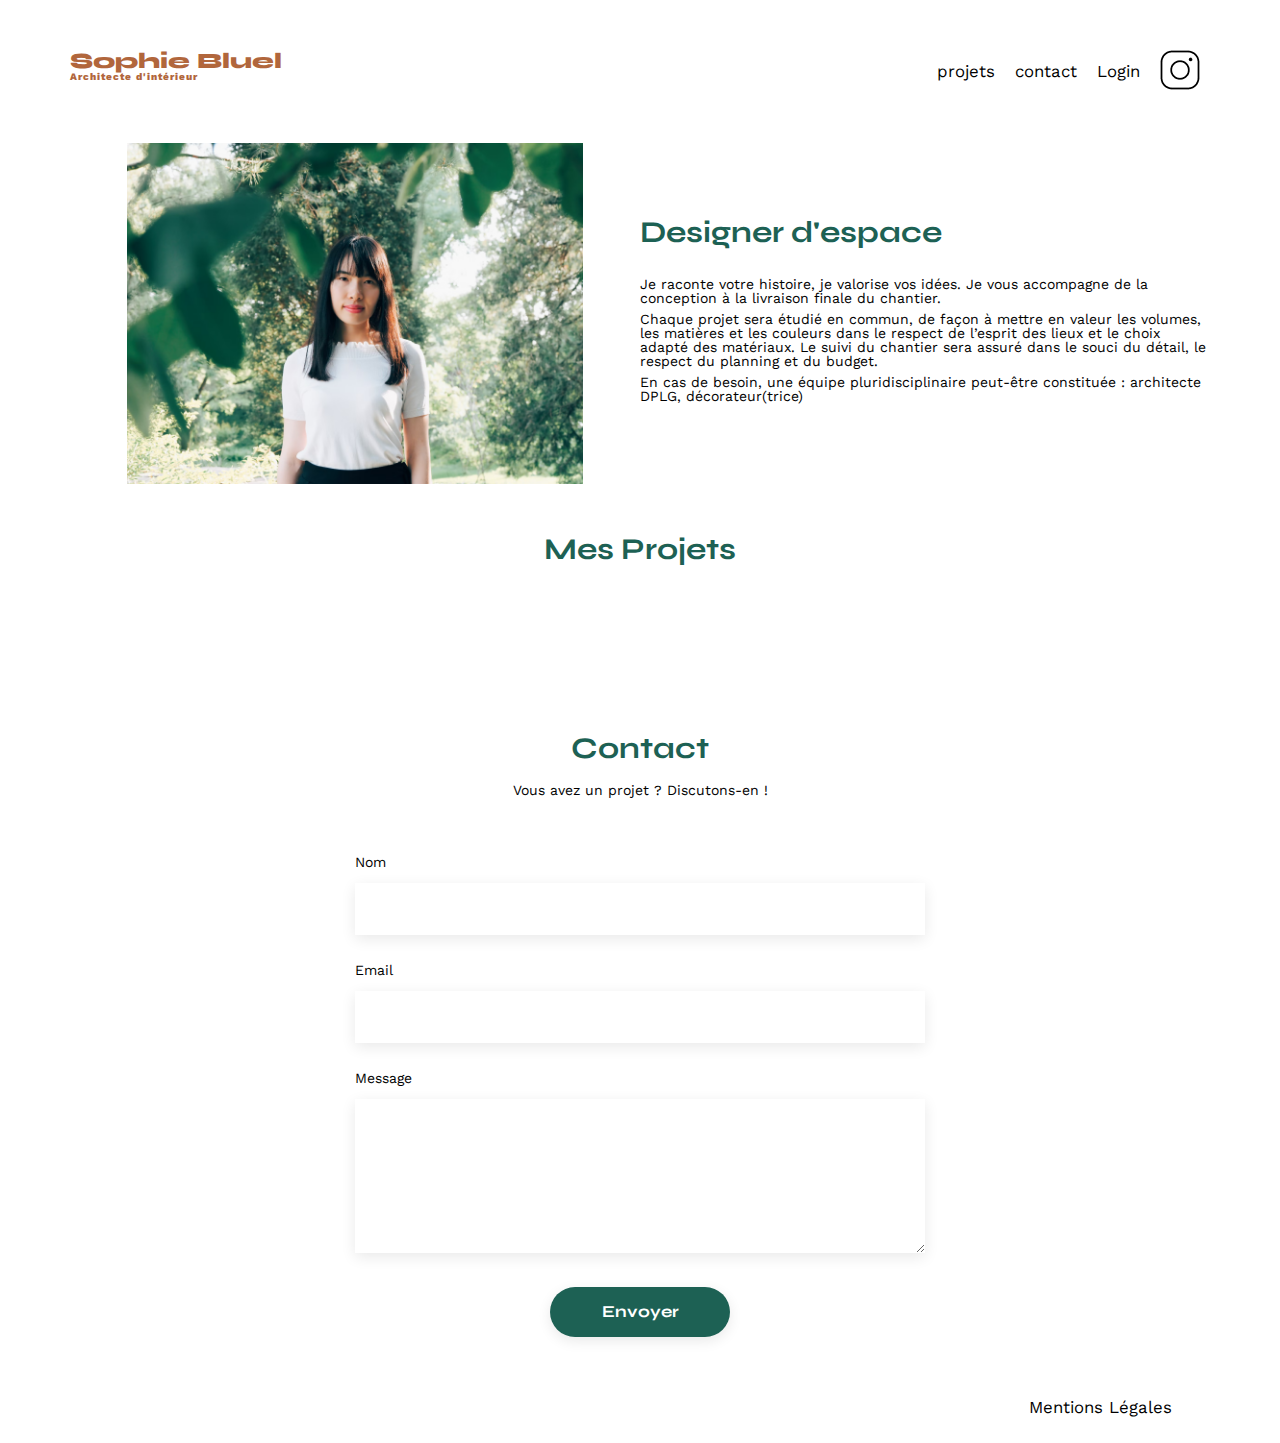
<file: FrontEnd/index.html>
<!DOCTYPE html>
<html lang="fr">
<head>
	<meta charset="UTF-8">
	<title>Sophie Bluel - Architecte d'intérieur</title>
	<meta name="viewport" content="width=device-width, initial-scale=1.0">
	<link rel="preconnect" href="https://fonts.googleapis.com">
	<link rel="preconnect" href="https://fonts.gstatic.com" crossorigin>
	<link href="https://fonts.googleapis.com/css2?family=Syne:wght@700;800&family=Work+Sans&display=swap" rel="stylesheet">
	<meta name="description" content="">
	<link rel="stylesheet" href="https://cdnjs.cloudflare.com/ajax/libs/font-awesome/6.2.1/css/all.min.css"
     integrity="sha512-MV7K8+y+gLIBoVD59lQIYicR65iaqukzvf/nwasF0nqhPay5w/9lJmVM2hMDcnK1OnMGCdVK+iQrJ7lzPJQd1w=="
     crossorigin="anonymous" referrerpolicy="no-referrer" >
	<link rel="stylesheet" href="./assets/style.css">
</head>
<body>

	<!-- Barre d'édition visible uniquement si connecté -->
<div id="editBar" style="display: none;">
    <i class="fa-regular fa-pen-to-square"></i>
    <span>Mode édition</span>
</div>


<header>
	<h1>Sophie Bluel <span>Architecte d'intérieur</span></h1>
	<nav>
		<ul>
			<li>projets</li>
			<li>contact</li>
			<li id="loginButton" style="cursor:pointer">Login</li>




			<li><img src="./assets/icons/instagram.png" alt="Instagram"></li>
		</ul>
	</nav>
</header>
<main>
	<section id="introduction">
		<figure>
			<img src="./assets/images/sophie-bluel.png" alt="">
		</figure>
		<article>
			<h2>Designer d'espace</h2>
			<p>Je raconte votre histoire, je valorise vos idées. Je vous accompagne de la conception à la livraison finale du chantier.</p>
			<p>Chaque projet sera étudié en commun, de façon à mettre en valeur les volumes, les matières et les couleurs dans le respect de l’esprit des lieux et le choix adapté des matériaux. Le suivi du chantier sera assuré dans le souci du détail, le respect du planning et du budget.</p>
			<p>En cas de besoin, une équipe pluridisciplinaire peut-être constituée : architecte DPLG, décorateur(trice)</p>
		</article>
	</section>
	
	<section id="portfolio">
    <div class="portfolio-header">
        <h2>Mes Projets</h2>
        <button id="modifierButton" class="btn-modifier">
            <i class="fa-regular fa-pen-to-square"></i> Modifier
        </button>
    </div>
    <div class="categories"></div>
    <div class="gallery"></div>
</section>

	<section id="contact">
		<h2>Contact</h2>
		<p>Vous avez un projet ? Discutons-en !</p>
		<form action="#" method="post">
			<label for="name">Nom</label>
			<input type="text" name="name" id="name">
			<label for="email">Email</label>
			<input type="email" name="email" id="email">
			<label for="message">Message</label>
			<textarea name="message" id="message" cols="30" rows="10"></textarea>
			<input type="submit" value="Envoyer">
		</form>
	</section>


<div id="modalGallery" class="modal">
  <div class="modal-content">
    <span class="close-gallery">&times;</span>
    <h2>Galerie photo</h2>
    <div class="modal-body gallery-modal">
      <!-- Les images seront injectées ici via JS -->
    </div>
    <!-- Footer fixe, hors galerie -->
    <div class="gallery-footer">
      <div class="gallery-divider"></div>
      <button class="btn-add-photo">Ajouter une photo</button>
    </div>
  </div>
</div>




<!-- Modale Ajout Photo -->
<div id="modalAddPhoto" class="modal">
  <div class="modal-content add-photo-content">

	<a class="back-arrow">
  <i class="fa-solid fa-arrow-left"></i>
</a>



    <span class="close-add-photo">&times;</span>
    <h2>Ajout photo</h2>

    <form id="formAddPhoto">
      <div class="photo-upload">
		<i class="fa-regular fa-image"></i>

        <label for="photoFile" class="photo-label">
          <span>+ Ajouter photo</span>
        </label>
        <input type="file" id="photoFile" accept="image/png, image/jpeg" required>
        <p class="formajpg">jpg, png : 4mo max</p>

		<img class="preview" src="[data-uri]" alt="Prévisualisation" style="display:none;">

      </div>

      <label for="photoTitle">Titre</label>
      <input type="text" id="photoTitle" required>

      <label for="photoCategory">Catégorie</label>
      <select id="photoCategory" required>
        <option value="" disabled selected>Chargement des catégories...</option>
      </select>

	  <hr class="form-divider">

      <button type="submit" class="btn-validate">Valider</button>
    </form>
  </div>
</div>





</main>

<footer>
	<nav>
		<ul>
			<li>Mentions Légales</li>
		</ul>
	</nav>
</footer>

<script src="script.js"></script>


</body>
</html>
</file>
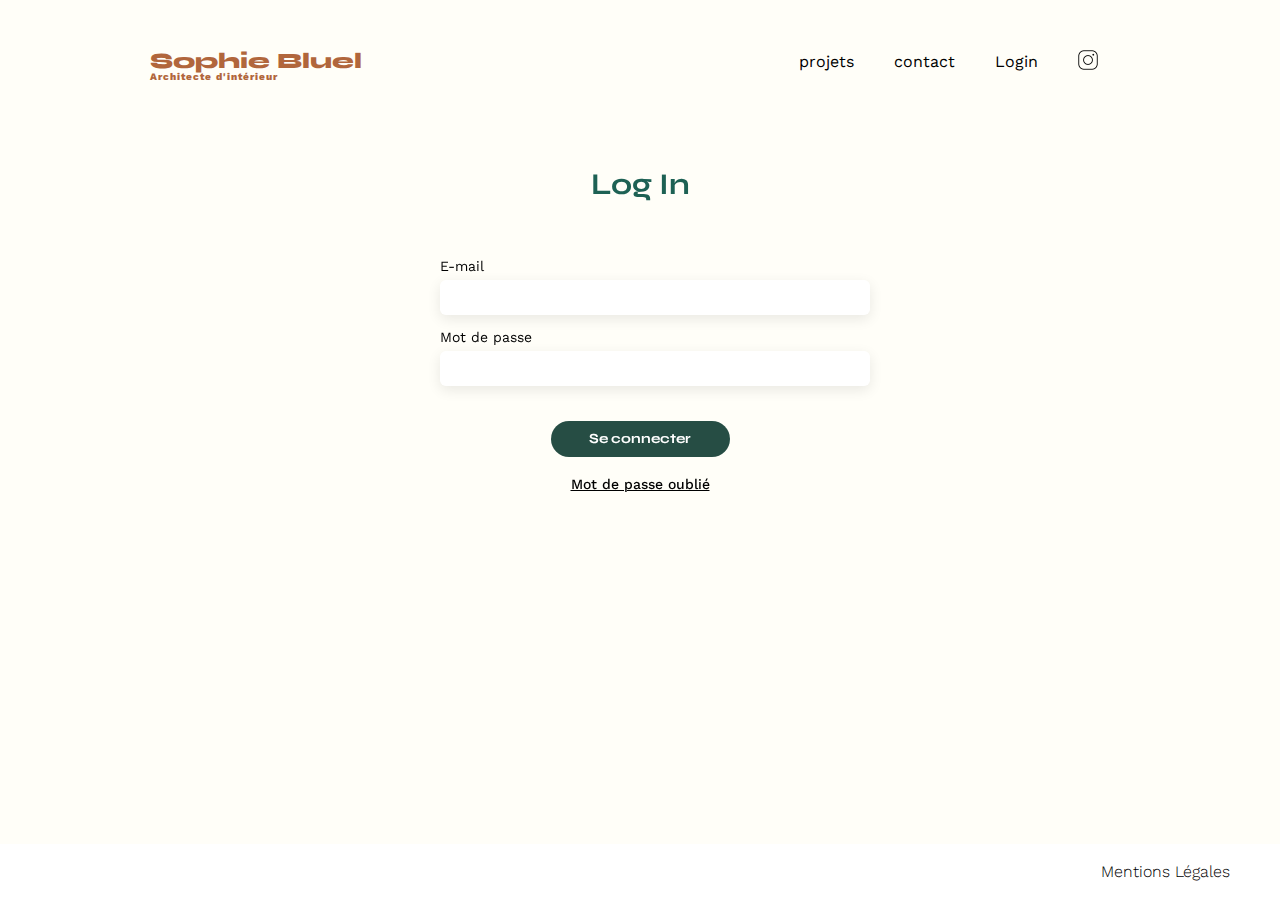
<file: FrontEnd/login.html>
<!DOCTYPE html>
<html lang="fr">
<head>
  <meta charset="UTF-8">
  <title>Sophie Bluel - Architecte d'intérieur</title>
  <meta name="viewport" content="width=device-width, initial-scale=1.0">
  <link rel="preconnect" href="https://fonts.googleapis.com">
  <link rel="preconnect" href="https://fonts.gstatic.com" crossorigin>
  <link href="https://fonts.googleapis.com/css2?family=Syne:wght@700;800&family=Work+Sans&display=swap" rel="stylesheet">
  <meta name="description" content="">
  <link rel="stylesheet" href="./assets/login.css">
</head>
<body>

<header>
  <h1>Sophie Bluel <span>Architecte d'intérieur</span></h1>
  <nav>
    <ul class="boxbutton">
      <li id="indexButton"><a href="index.html">projets</a></li>
      <li>contact</li>
      <li id="loginButton">Login</li>
      <li><img src="./assets/icons/instagram.png" alt="Instagram"></li>
    </ul>
  </nav>
</header>

<main>
  <!-- Modale de connexion -->
  <div id="loginModal" class="modal">
    <div class="modal-content">
      <h2>Log In</h2>
      <form id="loginForm">
        <label for="email">E-mail</label>
        <input type="email" id="email" required>

        <label for="password">Mot de passe</label>
        <input type="password" id="password" required>

        <button type="submit">Se connecter</button>
        <p id="errorMessage" class="error"></p>

		<a href="#" id="forgotPassword">Mot de passe oublié</a>
		
      </form>
    </div>
  </div>
</main>

<footer>
  <nav>
    <ul>
      <li class="ML">Mentions Légales</li>
    </ul>
  </nav>
</footer>

<script src="script-login.js"></script>
</body>
</html>
</file>
<file: FrontEnd/assets/style.css>
/* http://meyerweb.com/eric/tools/css/reset/
   v2.0 | 20110126
   License: none (public domain)
*/

html, body, div, span, applet, object, iframe,
h1, h2, h3, h4, h5, h6, p, blockquote, pre,
a, abbr, acronym, address, big, cite, code,
del, dfn, em, img, ins, kbd, q, s, samp,
small, strike, strong, sub, sup, tt, var,
b, u, i, center,
dl, dt, dd, ol, ul, li,
fieldset, form, label, legend,
table, caption, tbody, tfoot, thead, tr, th, td,
article, aside, canvas, details, embed,
figure, figcaption, footer, header, hgroup,
menu, nav, output, ruby, section, summary,
time, mark, audio, video {
	margin: 0;
	padding: 0;
	border: 0;
	font-size: 100%;
	font: inherit;
	vertical-align: baseline;
}
/* HTML5 display-role reset for older browsers */
article, aside, details, figcaption, figure,
footer, header, hgroup, menu, nav, section {
	display: block;
}
body {
	line-height: 1;
}
ol, ul {
	list-style: none;
}
blockquote, q {
	quotes: none;
}
blockquote:before, blockquote:after,
q:before, q:after {
	content: '';
	content: none;
}
table {
	border-collapse: collapse;
	border-spacing: 0;
}
/** end reset css**/
body {
	max-width: 1140px;
	margin:auto;
	font-family: 'Work Sans' ;
	font-size: 14px;
}
header {
	display: flex;
	justify-content: space-between;
	margin: 50px 0
}
section {
	margin: 50px 0
}

h1{
	display: flex;
	flex-direction: column;
	font-family: 'Syne';
	font-size: 22px;
	font-weight: 800;
	color: #B1663C
}

h1 > span {
	font-family: 'Work Sans';
	font-size:10px;
	letter-spacing: 0.1em;
;
}

h2{
	font-family: 'Syne';
	font-weight: 700;
	font-size: 30px;
	color: #1D6154
}
nav ul {
	display: flex;
	align-items: center;
	list-style-type: none;

}
nav li {
	padding: 0 10px;
	font-size: 1.2em;
}

li:hover {
	color: #B1663C;
}
#introduction {
	display: flex;
	align-items: center;
}
#introduction figure {
	flex: 1
}
#introduction img {
	display: block;
	margin: auto;
	width: 80%;
}

#introduction article {
	flex: 1
}
#introduction h2 {
	margin-bottom: 1em;
}

#introduction p {
	margin-bottom: 0.5em;
}
#portfolio h2 {
	text-align: center;
	margin-bottom: 1em;
}
.gallery {
	width: 100%;
	display: grid;
	grid-template-columns: 1fr 1fr 1fr;
	grid-column-gap: 20px;
	grid-row-gap: 20px;
}

.gallery img {
	width: 100%;

}
#contact {
	width: 50%;
margin: auto;
}
#contact > * {
	text-align: center;

}
#contact h2{
	margin-bottom: 20px;
}
#contact form {
	text-align: left;
	margin-top:30px;
	display: flex;
	flex-direction: column;
}

#contact input {
	height: 50px;
	font-size: 1.2em;
	border: none;
	box-shadow: 0px 4px 14px rgba(0, 0, 0, 0.09);
}
#contact label {
	margin: 2em 0 1em 0;
}
#contact textarea {
	border: none;
	box-shadow: 0px 4px 14px rgba(0, 0, 0, 0.09);
}

input[type="submit"]{
	font-family: 'Syne';
	font-weight: 700;
	color: white;
	background-color: #1D6154;
	margin : 2em auto ;
	width: 180px;
	text-align: center;
	border-radius: 60px ;
	
}

footer nav ul {
	display: flex;
	justify-content: flex-end;
	margin: 2em
}

.categories {
    display: flex;
	justify-content: center;
	width: 585px ;
	height: 38px ;
	margin: 0 auto;
	gap: 10px;
	margin-bottom: 51px;
	
	
	
}

button {

   background-color: white;	
   border-radius: 60px;
   color: #1D6154;
   font-weight: 700;
   size: 16px;
   border: 1px solid #1D6154;
   

}

.active {

	width: 100px;
}

.bouton-objets {

	 width: 100px;
  
}

.bouton-objets:hover {
  background-color: #1D6154;
  color: white;              
}

button:hover {

  background-color: #1D6154;
  color: white; 
}



/* Fond et positionnement du modal */
.modal {
  display: none; /* caché par défaut */
  position: fixed;
  top: 0;
  left: 0;
  width: 100vw;
  height: 100vh;
   
  display: flex;
  justify-content: center;
  align-items: center;
  z-index: 1000;
  flex-direction: column;
}

/* Contenu du modal (formulaire) */
.modal-content {
  width: 400px;
  max-width: 90%;
  display: flex;
  flex-direction: column;
  align-items: center;
}

/* Titres */
.modal-content h2 {
  font-family: 'Syne', sans-serif;
  font-weight: 800;
  color: #264d44; /* couleur du texte "Log In" sur ton image */
  margin-bottom: 20px;
}

/* Champs du formulaire */
.modal-content input {
  width: 100%;
  padding: 10px 15px;
  margin-bottom: 15px;
  border: 1px solid #ccc;
  border-radius: 6px;
  font-family: 'Work Sans', sans-serif;
  font-size: 16px;
}

/* Bouton */
.modal-content button {
	position: absolute;
	left: 45%;
  background-color: #264d44;
  color: #fff;
  padding: 10px 20px;
  border: none;
  border-radius: 20px;
  cursor: pointer;
  font-size: 16px;
  font-family: 'Work Sans', sans-serif;
  
}

/* Lien "Mot de passe oublié" */
.modal-content a {
  margin-top: 10px;
  font-size: 14px;
  color: #000;
  text-decoration: underline;
}

/* Mentions légales */
.ML {
  position: absolute;
  bottom: 50px; 
  
  
}
</file>
<file: FrontEnd/assets/login.css>
/* RESET CSS - Meyer v2 */
html, body, div, span, applet, object, iframe,
h1, h2, h3, h4, h5, h6, p, blockquote, pre,
a, abbr, acronym, address, big, cite, code,
del, dfn, em, img, ins, kbd, q, s, samp,
small, strike, strong, sub, sup, tt, var,
b, u, i, center,
dl, dt, dd, ol, ul, li,
fieldset, form, label, legend,
table, caption, tbody, tfoot, thead, tr, th, td,
article, aside, canvas, details, embed,
figure, figcaption, footer, header, hgroup,
menu, nav, output, ruby, section, summary,
time, mark, audio, video {
    margin: 0;
    padding: 0;
    border: 0;
    font: inherit;
    vertical-align: baseline;
}
article, aside, details, figcaption, figure,
footer, header, hgroup, menu, nav, section {
    display: block;
}
body { line-height: 1; }
ol, ul { list-style: none; }
blockquote, q { quotes: none; }
blockquote::before, blockquote::after,
q::before, q::after { content: none; }
table { border-collapse: collapse; border-spacing: 0; }

/* ===========================
   LAYOUT GLOBAL
   =========================== */
html, body {
    height: 100%;
	margin: 0;
	overflow: hidden;
}
body {
    display: flex;
    flex-direction: column;
    min-height: 100vh;
    
    margin: 0 auto;
    font-family: 'Work Sans', sans-serif;
    font-size: 14px;
	
    
}
main {
	width: 100%;
    flex: 1; 
    padding: 20px;
	background-color: #FFFEF8;
	
	
}

/* ===========================
   HEADER
   =========================== */
header {
	display: flex;
	justify-content: space-between;
	padding-top: 50px;
    padding-right: 172px;
    background-color: #FFFEF8;
    
}

.boxbutton {
    gap: 20px;
}

/* ===========================
   FOOTER
   =========================== */
footer {
    background-color: transparent;
    text-align: center;
    padding: 20px ;
}

/* ===========================
   TYPOGRAPHIE
   =========================== */
h1 {
    display: flex;
    flex-direction: column;
    font-family: 'Syne', sans-serif;
    font-size: 22px;
    font-weight: 800;
    color: #B1663C;
	margin-left: 150px;
}
h1 > span {
    font-family: 'Work Sans', sans-serif;
    font-size: 10px;
    letter-spacing: 0.1em;
}
h2 {
    font-family: 'Syne', sans-serif;
    font-weight: 700;
    font-size: 30px;
    color: #1D6154;
	margin-bottom: 60px;
}

/* ===========================
   NAVIGATION
   =========================== */
nav ul {
    display: flex;
    align-items: center;
}
nav li {
    padding: 0 10px;
    font-size: 16px;
    cursor: pointer;
}
nav li:hover { color: #B1663C; }
#indexButton a, #loginButton a { color: inherit; text-decoration: none; }


/* ===========================
   MODALE
   =========================== */
.modal {
    display: none;
    position: fixed;
    top: 180px;
    left: 0;
    width: 100vw;
    height: 300px;
    display: flex;
    justify-content: center;
    align-items: center;
    flex-direction: column;
    z-index: 1000;
}
.modal-content {

    width: 400px;
    max-width: 90%;
    display: flex;
    flex-direction: column;
    align-items: center;
}
.modal-content input {

    width: 100%;
    padding: 10px 15px;
    margin-bottom: 15px;
    border: none;
    border-radius: 6px;
	box-shadow: 0px 4px 14px 0px #00000017;
}
.modal-content button {
    display: block;
    width: 179px;
    height: 36px;
    border-radius: 60px;
    opacity: 1;
    font-family: 'Syne', sans-serif;
    font-weight: 700;       
    font-style: normal;     
    font-size: 14px;
    line-height: 100%;
    letter-spacing: 0;
    text-align: center;
    cursor: pointer;
    background-color: #264d44; 
    color: #fff;               
    border: none; 
	margin: 20px auto;
}

.modal-content a {

    margin-top: 10px;
    font-size: 14px;
    text-decoration: underline;
    color: #000;
}

.modal-content label {

    display: inline-block;
    margin-bottom: 7px;   
    
}

nav li img {

    width: 20px; 
    
}

nav li:hover {
    font-family: 'Work Sans', sans-serif;
    font-weight: 600;
    font-style: normal;
    font-size: 16px;
    line-height: 100%;
    letter-spacing: 0;
    text-align: center;
    color: #000;
    background-color: transparent;
    cursor: pointer;
}

#loginForm {
  width: 100%;
  max-width: 400px;
  margin: 0 auto;       
  display: block;       
}


#errorMessage {
	display: block;
    color: red;             
    text-align: center;      
    font-family: 'Work Sans', sans-serif;          
}

#forgotPassword {
	display: block;
    font-family: 'Work Sans', sans-serif;
    font-weight: 500;
    font-size: 14px;
    line-height: 100%;
    letter-spacing: 0;
    text-decoration: underline solid;
    text-decoration-thickness: 1px;
    color: #000;
    text-align: center;
}




/*Footer*/

footer {
    width: 100%;
    text-align: right;  
    padding: 20px 0;
    background-color: transparent;
}

footer nav ul {
    display: flex;
    justify-content: flex-end; 
    padding: 0;
    margin: 0;
    width: 100%; 
}

footer nav ul li {
    list-style: none;
    padding: 0 50px;
	
}

footer nav ul li.ML {
    font-family: 'Work Sans', sans-serif;
    font-weight: 300;
    font-style: normal;
    line-height: 100%;
    letter-spacing: 0;
}


input:-webkit-autofill {
  -webkit-box-shadow: 0 0 0 1000px white inset, 0px 4px 14px 0px #00000017 !important;
  -webkit-text-fill-color: #000 !important;
}
</file>
